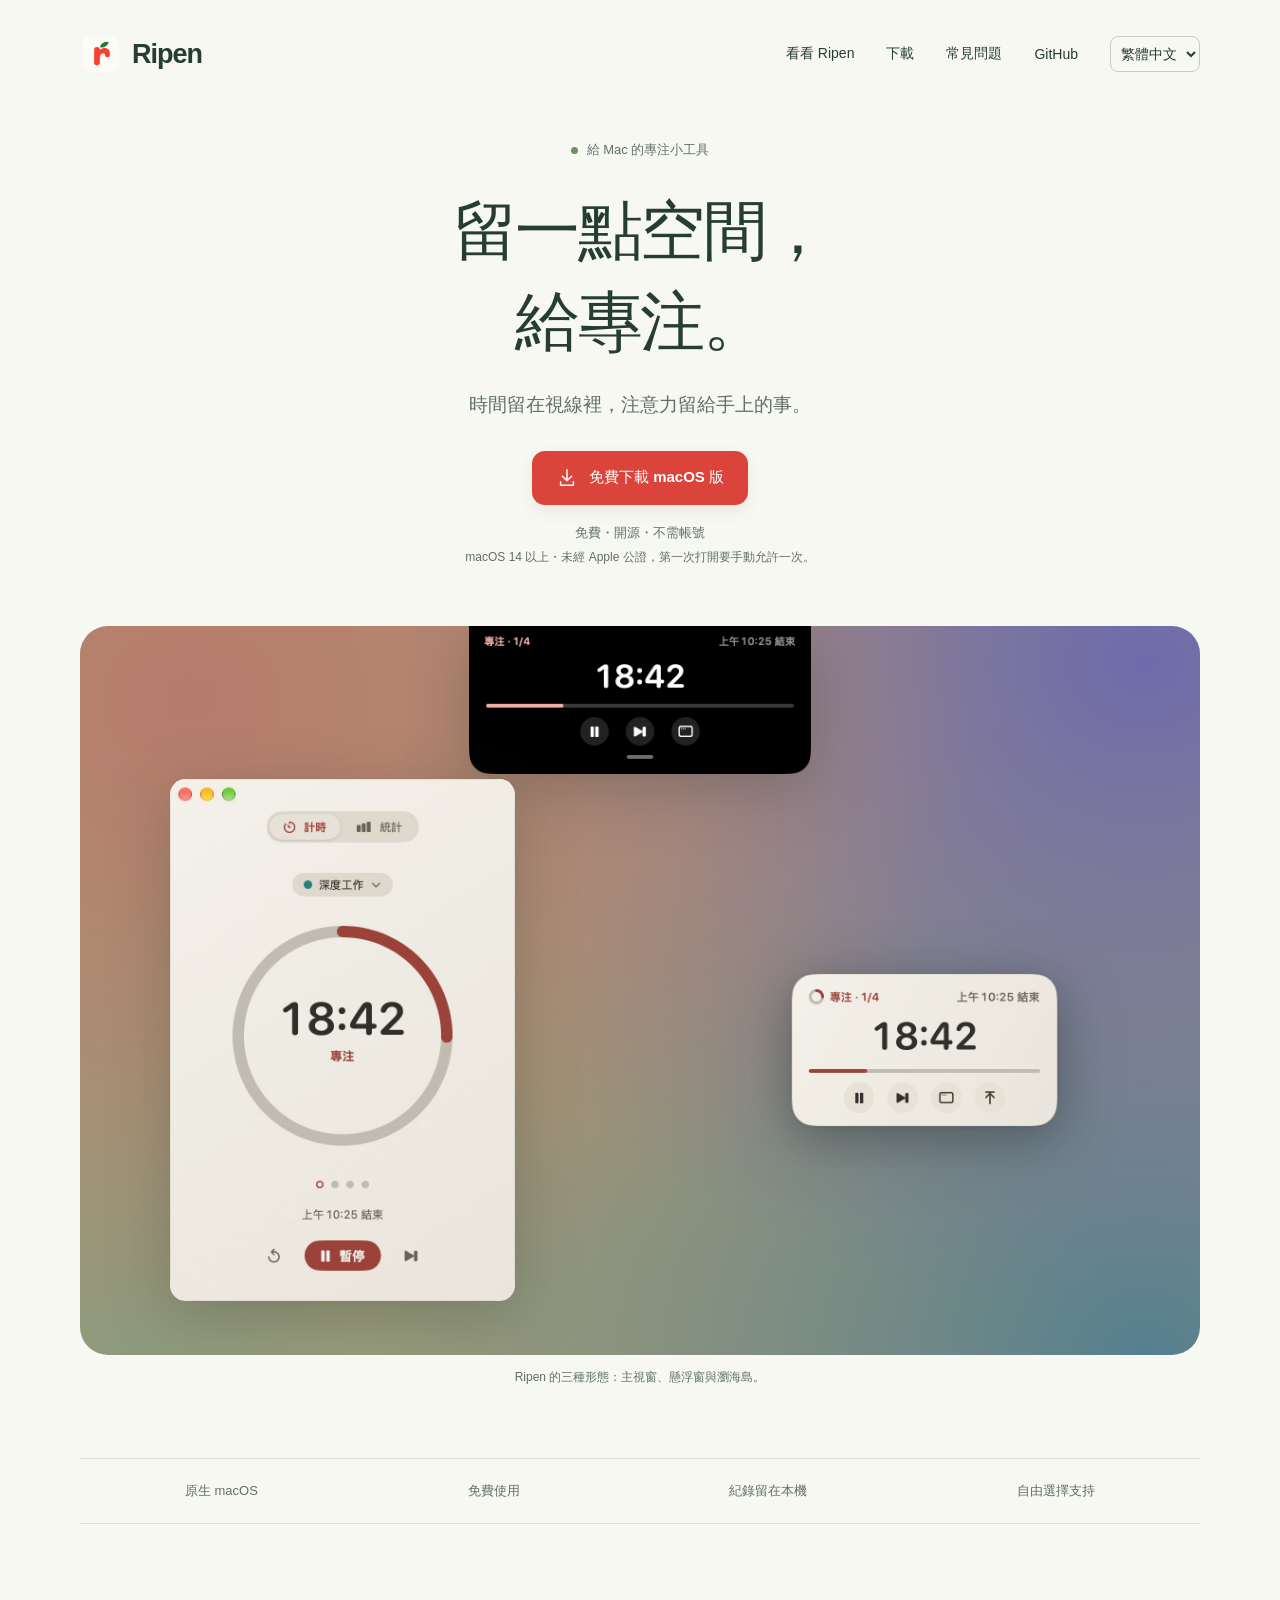
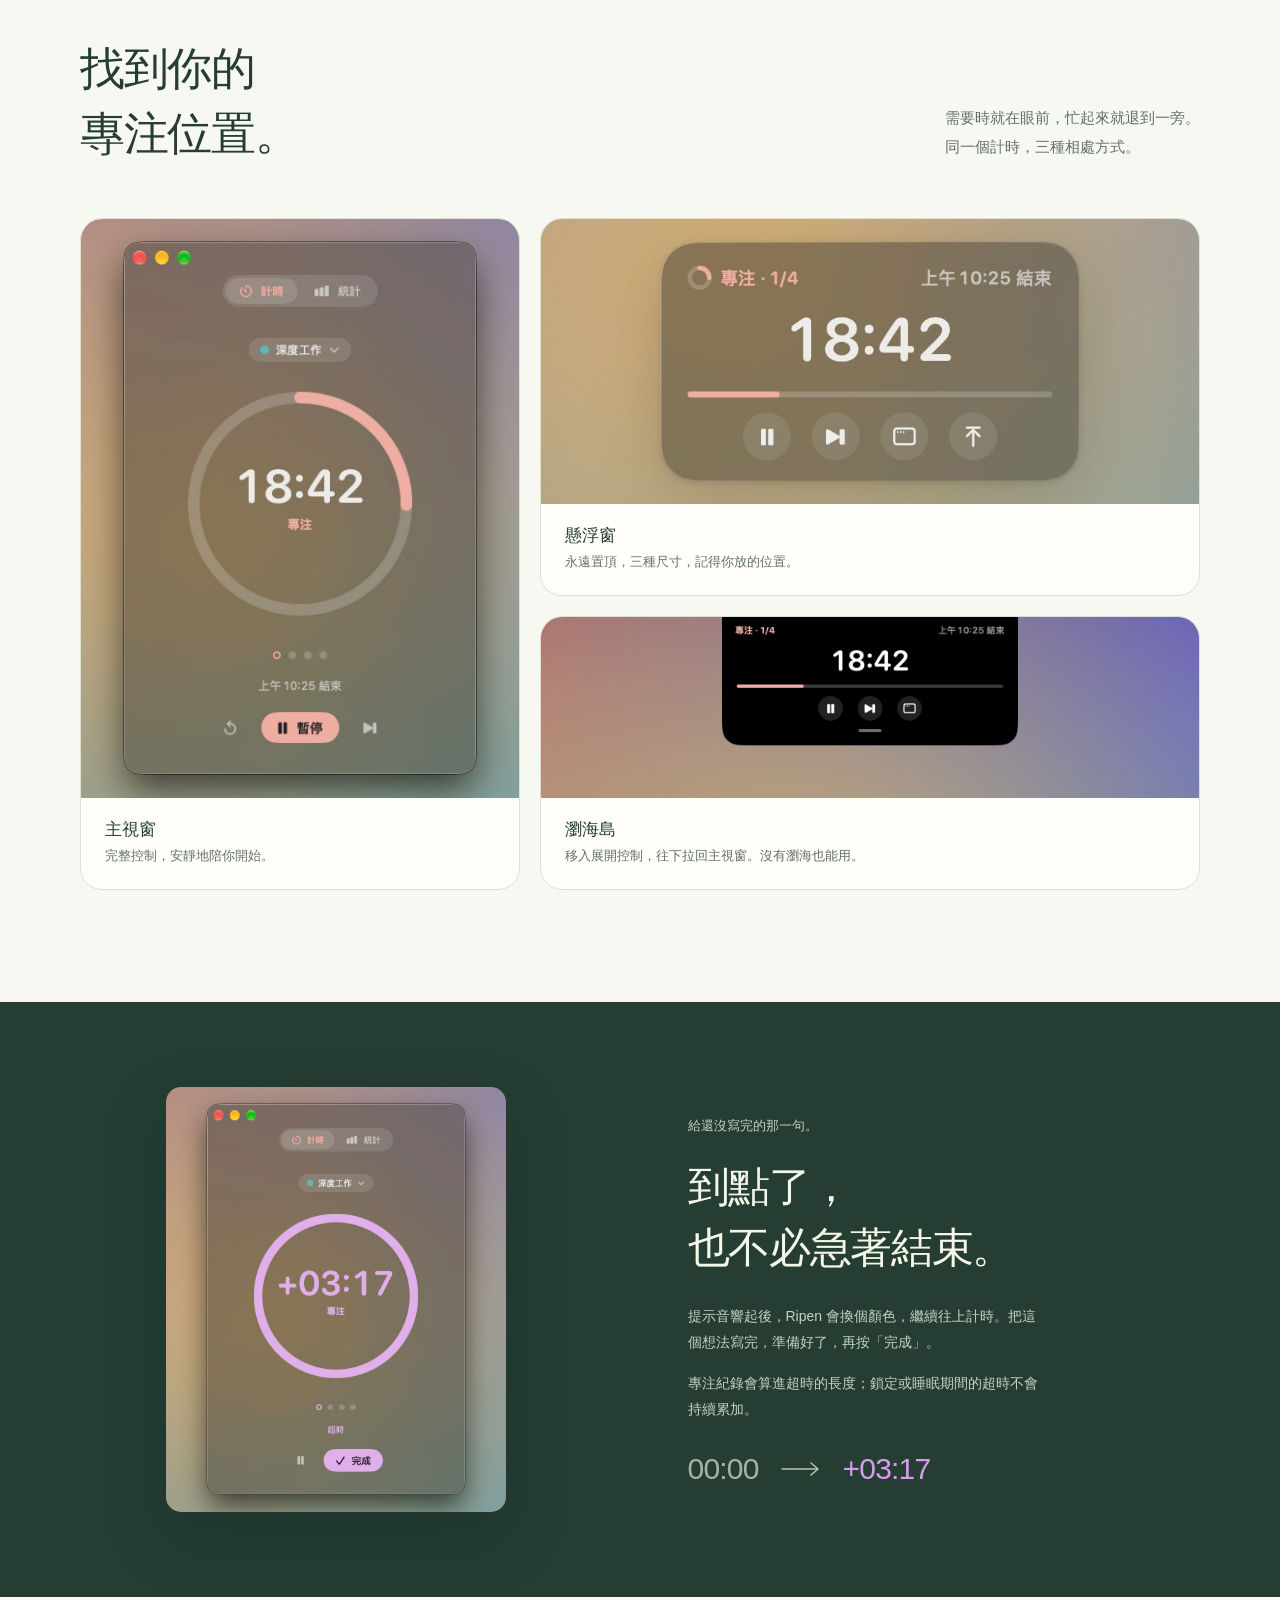
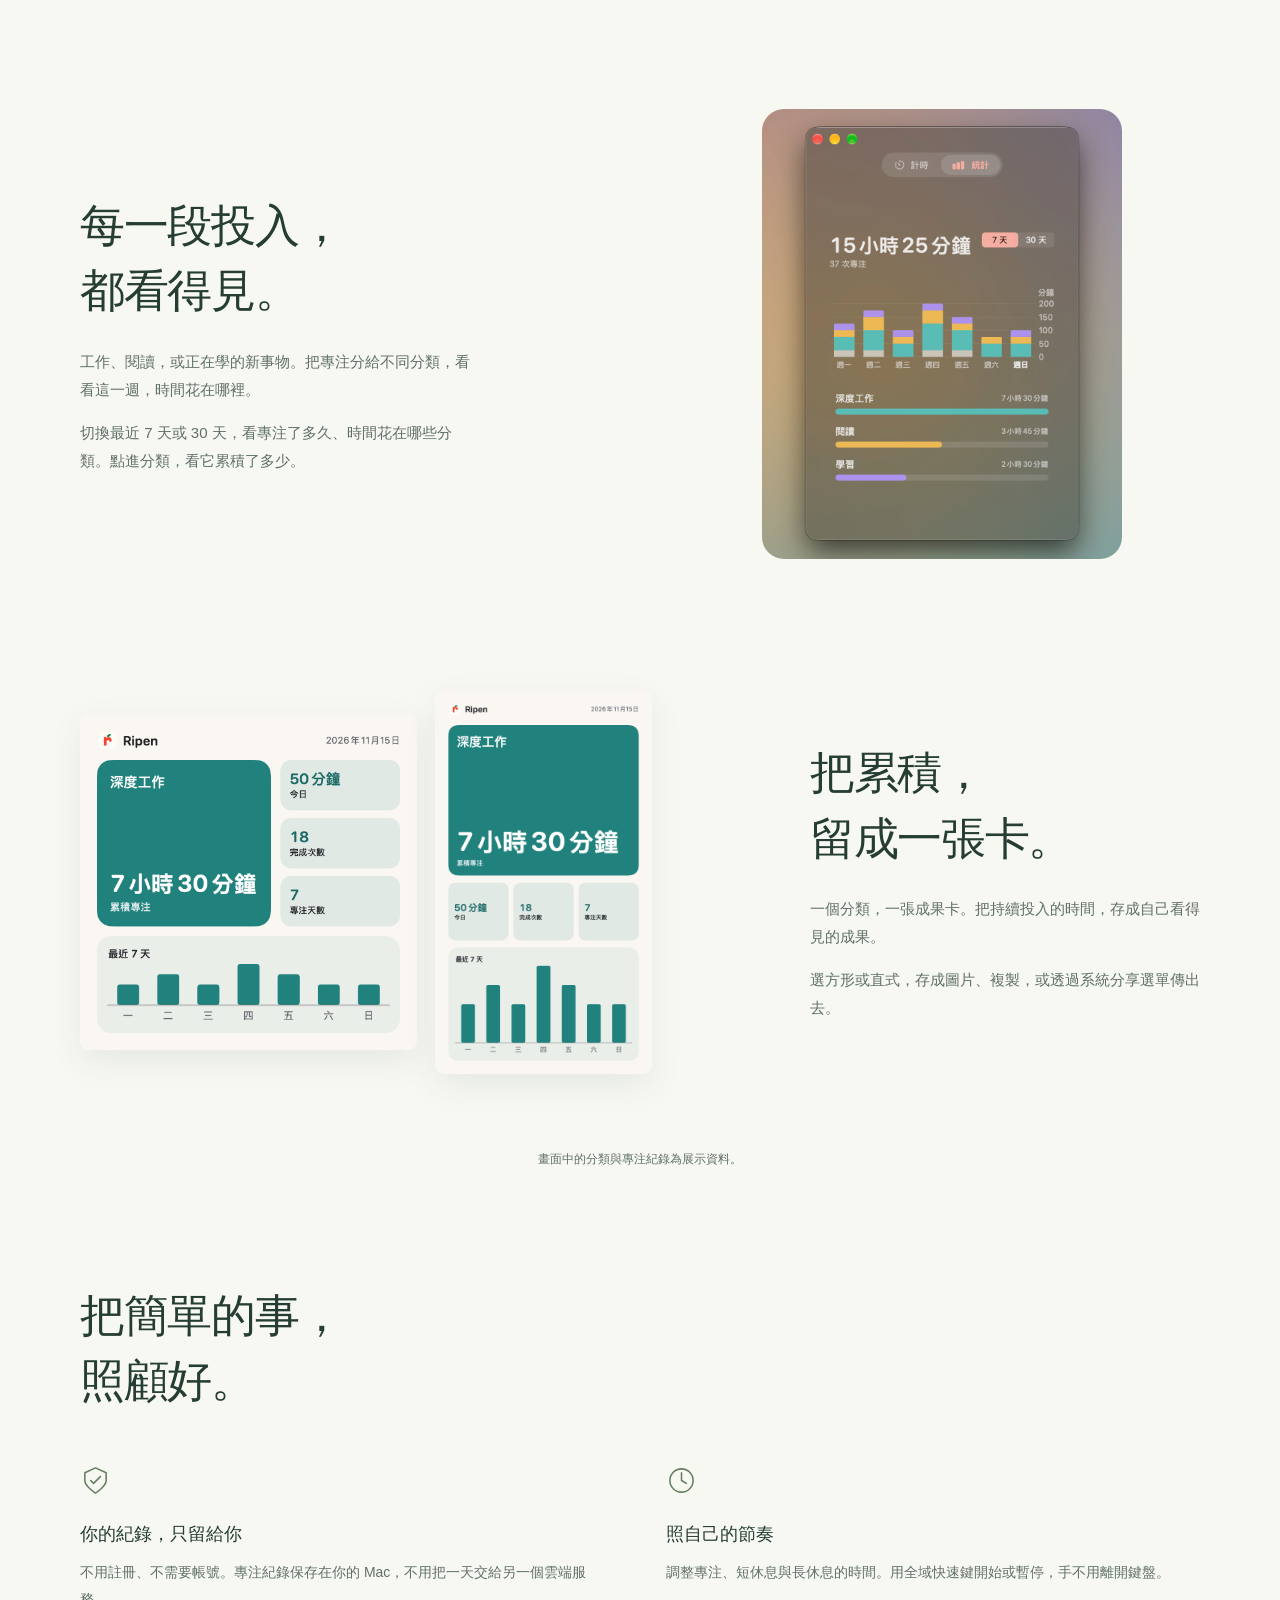
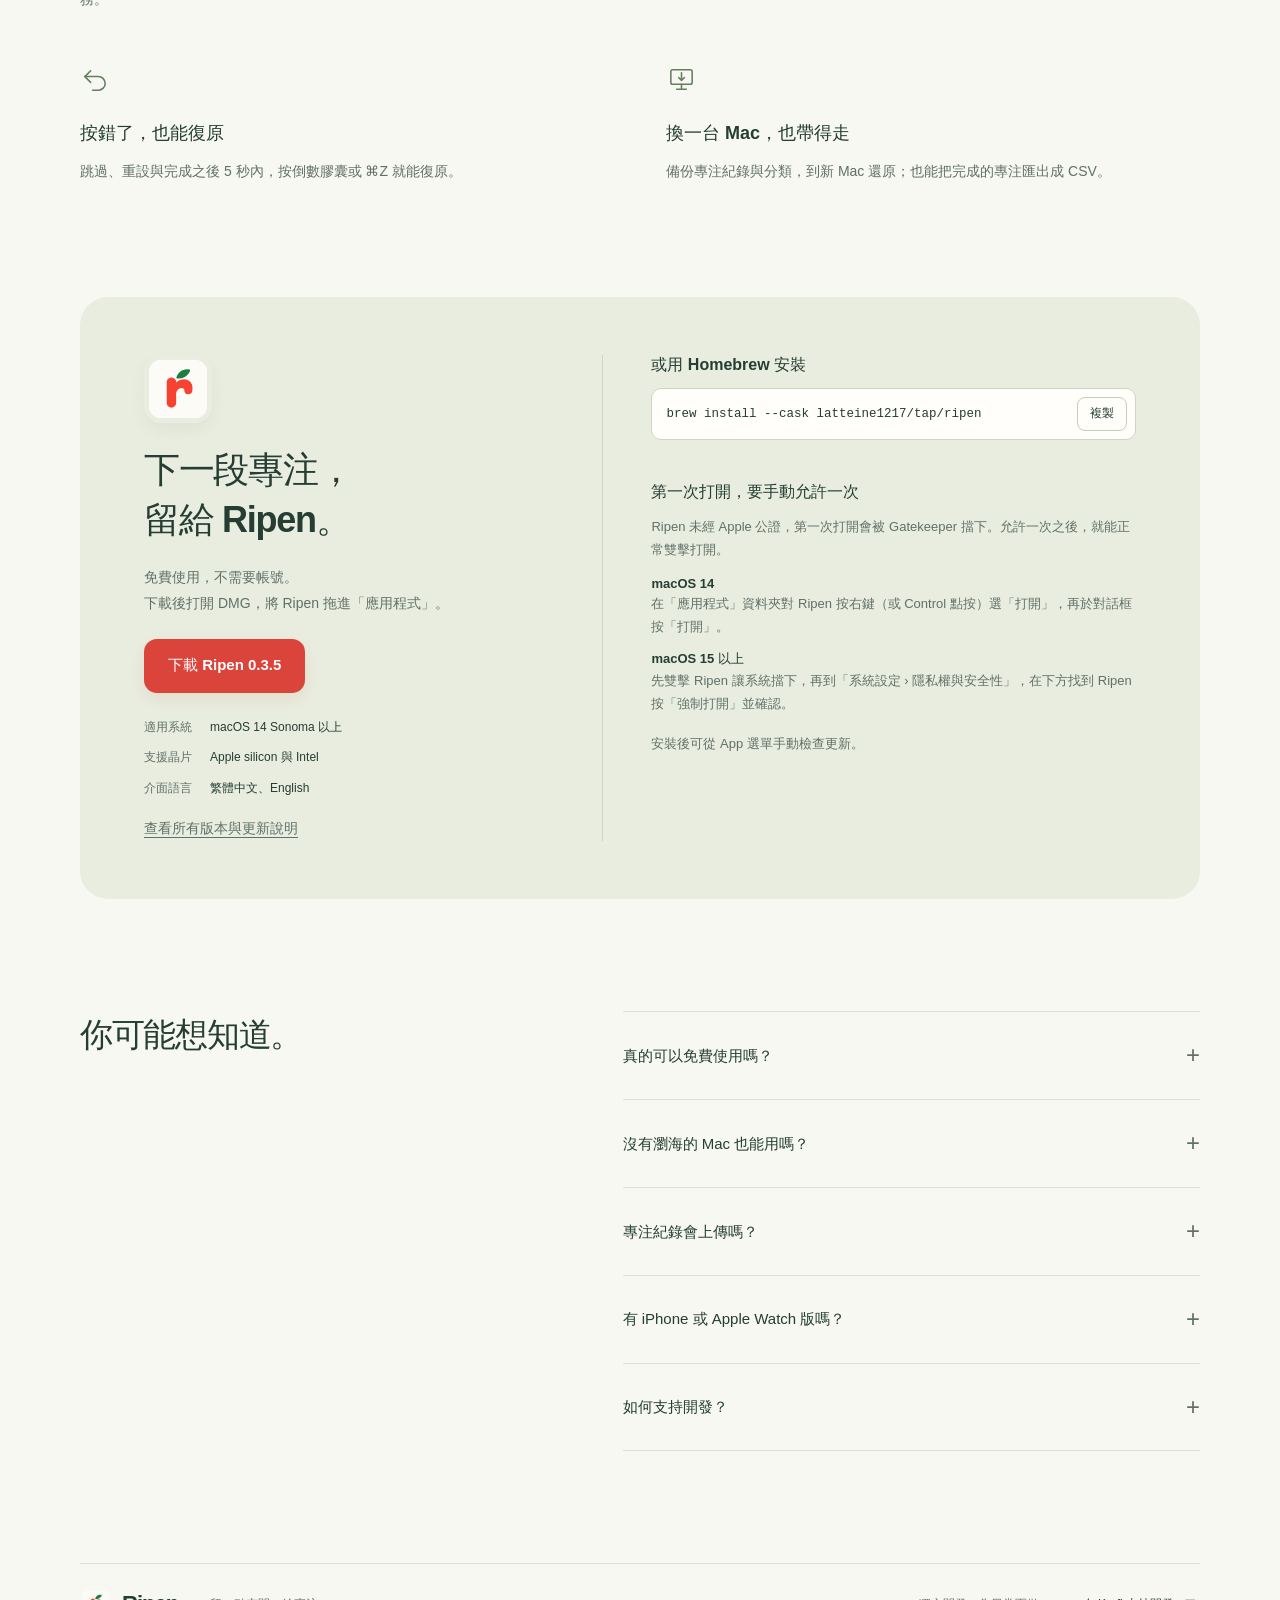
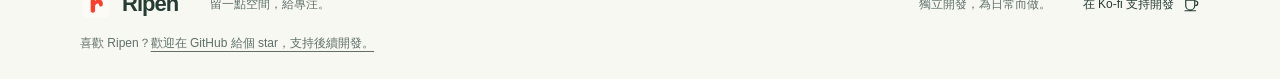
<file: website/index.html>
<!doctype html>
<html lang="zh-Hant">
<head>
  <meta charset="utf-8">
  <meta name="viewport" content="width=device-width, initial-scale=1">
  <meta name="theme-color" content="#f7f8f2">
  <meta name="description" content="Ripen 是原生 macOS 番茄鐘。收進瀏海、拖成懸浮窗，到點後繼續專注。免費使用，不需要帳號，專注紀錄留在你的 Mac。">
  <title>Ripen — 留一點空間，給專注。</title>
  <link rel="icon" type="image/png" href="assets/app-icon.png">
  <link rel="stylesheet" href="styles.css">
  <script src="script.js?v=20261106" defer></script>
</head>
<body>
  <a class="skip-link" href="#main">跳至主要內容</a>
  <header class="site-header wrap">
    <a class="brand" href="#" aria-label="Ripen 首頁"><img src="assets/app-icon.png" alt="" width="42" height="42"><span>Ripen</span></a>
    <nav aria-label="主要導覽">
      <a class="nav-optional" href="#experience">看看 Ripen</a>
      <a class="nav-optional" href="#download">下載</a>
      <a href="#questions">常見問題</a>
      <a href="https://github.com/latteine1217/ripen" target="_blank" rel="noopener noreferrer">GitHub<span class="sr-only">（另開分頁）</span></a>
      <label class="language-picker" hidden><span class="sr-only">語言</span><select id="language-select" aria-label="語言"><option value="zh-Hant" lang="zh-Hant">繁體中文</option><option value="en" lang="en">English</option></select></label>
    </nav>
  </header>

  <main id="main">
    <section class="hero wrap" aria-labelledby="hero-title">
      <div class="hero-copy">
        <p class="availability"><span aria-hidden="true"></span>給 Mac 的專注小工具</p>
        <h1 id="hero-title">留一點空間，<br>給專注。</h1>
        <p class="hero-description">時間留在視線裡，注意力留給手上的事。</p>
        <a class="button button-primary" href="#download"><svg viewBox="0 0 24 24" aria-hidden="true"><path d="M12 3v12m-5-5 5 5 5-5M5 16v4h14v-4"/></svg>免費下載 macOS 版</a>
        <p class="hero-note">免費・開源・不需帳號<br><span>macOS 14 以上・未經 Apple 公證，第一次打開要手動允許一次。</span></p>
      </div>
      <!-- 雙語操作短片沿用靜態畫面備援；播放規則見 docs/development.md。 -->
      <figure class="clip clip-forms" data-video="assets/demos/zh-Hant/forms.mp4?v=20261106-app" data-video-en="assets/demos/en/forms.mp4?v=20261106-app">
        <div class="forms-stage">
          <img class="window-notch" src="assets/window-notch.png" data-src-en="assets/en/window-notch.png" width="720" height="312" alt="展開的瀏海島：顯示 18:42、進度條與控制按鈕" fetchpriority="high">
          <img class="window-main" src="assets/window-main.jpg" data-src-en="assets/en/window-main.jpg" width="728" height="1048" alt="Ripen 主視窗：圓環倒數 18:42，分類為深度工作，可暫停" fetchpriority="high">
          <img class="window-floating" src="assets/window-floating.png" data-src-en="assets/en/window-floating.png" width="736" height="496" alt="懸浮窗：顯示 18:42、進度條與控制按鈕" fetchpriority="high">
        </div>
        <figcaption>Ripen 的三種形態：主視窗、懸浮窗與瀏海島。</figcaption>
      </figure>
    </section>

    <div class="quiet-facts wrap" aria-label="產品特色摘要">
      <span>原生 macOS</span><span>免費使用</span><span>紀錄留在本機</span><span>自由選擇支持</span>
    </div>

    <section class="experience wrap section-space" id="experience" aria-labelledby="experience-title">
      <div class="section-heading">
        <h2 id="experience-title">找到你的<br>專注位置。</h2>
        <p>需要時就在眼前，忙起來就退到一旁。<br>同一個計時，三種相處方式。</p>
      </div>
      <div class="form-grid">
        <article class="form-card form-card-main"><img src="assets/main.jpg" data-src-en="assets/en/main.jpg" alt="玻璃外觀的主視窗：圓環倒數 18:42 與暫停按鈕" width="960" height="1200" loading="lazy"><div><h3>主視窗</h3><p>完整控制，安靜地陪你開始。</p></div></article>
        <article class="form-card form-card-floating"><img src="assets/floating.jpg" data-src-en="assets/en/floating.jpg" alt="玻璃外觀的懸浮窗：顯示時間、進度與操作按鈕" width="880" height="640" loading="lazy"><div><h3>懸浮窗</h3><p>永遠置頂，三種尺寸，記得你放的位置。</p></div></article>
        <article class="form-card"><img src="assets/notch.jpg" data-src-en="assets/en/notch.jpg" alt="滑鼠移入後展開的瀏海島與計時控制" width="1600" height="440" loading="lazy"><div><h3>瀏海島</h3><p>移入展開控制，往下拉回主視窗。沒有瀏海也能用。</p></div></article>
      </div>
    </section>

    <section class="overtime-section" aria-labelledby="overtime-title">
      <div class="overtime-layout wrap">
        <figure class="clip clip-overtime" data-video="assets/demos/zh-Hant/overtime.mp4?v=20261106" data-video-en="assets/demos/en/overtime.mp4?v=20261106"><img src="assets/overtime.jpg" data-src-en="assets/en/overtime.jpg" width="960" height="1200" alt="專注超時：圓環與時間以洋紅色顯示 +03:17，下方是完成按鈕" loading="lazy"></figure>
        <div class="overtime-copy"><p class="small-note">給還沒寫完的那一句。</p><h2 id="overtime-title">到點了，<br>也不必急著結束。</h2><p>提示音響起後，Ripen 會換個顏色，繼續往上計時。把這個想法寫完，準備好了，再按「完成」。</p><p>專注紀錄會算進超時的長度；鎖定或睡眠期間的超時不會持續累加。</p><div class="overtime-example" aria-label="倒數到零後進入超時"><span>00:00</span><svg viewBox="0 0 40 16" aria-hidden="true"><path d="M1 8h36m-7-6 7 6-7 6"/></svg><span>+03:17</span></div></div>
      </div>
    </section>

    <section class="project-gallery wrap section-space" aria-labelledby="projects-title">
      <div class="project-story">
        <div class="story-copy">
          <h2 id="projects-title">每一段投入，<br>都看得見。</h2>
          <p>工作、閱讀，或正在學的新事物。把專注分給不同分類，看看這一週，時間花在哪裡。</p>
          <p>切換最近 7 天或 30 天，看專注了多久、時間花在哪些分類。點進分類，看它累積了多少。</p>
        </div>
        <figure class="clip clip-stats" data-video="assets/demos/zh-Hant/stats.mp4?v=20261106" data-video-en="assets/demos/en/stats.mp4?v=20261106"><img src="assets/stats.jpg" data-src-en="assets/en/stats.jpg" width="960" height="1200" loading="lazy" alt="統計頁：最近 7 天的專注依分類代表色堆疊，下方列出各分類的累積時間；展示資料"></figure>
      </div>
      <div class="recap-story">
        <div class="recap-scene" role="group" aria-label="方形與直式成果卡">
          <img class="recap-square" src="assets/recap-square.png" data-src-en="assets/en/recap-square.png" width="1080" height="1080" loading="lazy" alt="方形成果卡：分類累積時間、今日投入、完成次數、專注天數與最近 7 天；展示資料">
          <img class="recap-portrait" src="assets/recap-portrait.png" data-src-en="assets/en/recap-portrait.png" width="1080" height="1920" loading="lazy" alt="直式成果卡，內容與方形相同；展示資料">
        </div>
        <div class="story-copy">
          <h2>把累積，<br>留成一張卡。</h2>
          <p>一個分類，一張成果卡。把持續投入的時間，存成自己看得見的成果。</p>
          <p>選方形或直式，存成圖片、複製，或透過系統分享選單傳出去。</p>
        </div>
      </div>
      <p class="gallery-note">畫面中的分類與專注紀錄為展示資料。</p>
    </section>

    <section class="details-section wrap" aria-labelledby="details-title">
      <h2 id="details-title">把簡單的事，<br>照顧好。</h2>
      <div class="detail-grid">
        <article><svg class="detail-icon" viewBox="0 0 32 32" aria-hidden="true"><path d="M16 3 5 8v8c0 6 11 13 11 13s11-7 11-13V8L16 3Z"/><path d="m11 16 3 3 7-7"/></svg><h3>你的紀錄，只留給你</h3><p>不用註冊、不需要帳號。專注紀錄保存在你的 Mac，不用把一天交給另一個雲端服務。</p></article>
        <article><svg class="detail-icon" viewBox="0 0 32 32" aria-hidden="true"><circle cx="16" cy="16" r="12"/><path d="M16 8v8l5 3"/></svg><h3>照自己的節奏</h3><p>調整專注、短休息與長休息的時間。用全域快速鍵開始或暫停，手不用離開鍵盤。</p></article>
        <article><svg class="detail-icon" viewBox="0 0 32 32" aria-hidden="true"><path d="M11 7 5 13l6 6"/><path d="M5 13h14a7 7 0 0 1 0 14h-6"/></svg><h3>按錯了，也能復原</h3><p>跳過、重設與完成之後 5 秒內，按倒數膠囊或 ⌘Z 就能復原。</p></article>
        <article><svg class="detail-icon" viewBox="0 0 32 32" aria-hidden="true"><rect x="5" y="6" width="22" height="15" rx="2"/><path d="M11 26h10M16 21v5M16 9v8m-3-3 3 3 3-3"/></svg><h3>換一台 Mac，也帶得走</h3><p>備份專注紀錄與分類，到新 Mac 還原；也能把完成的專注匯出成 CSV。</p></article>
      </div>
    </section>

    <section class="download-section wrap" id="download" aria-labelledby="download-title">
      <div class="download-main">
        <img class="download-icon" src="assets/app-icon.png" alt="" width="80" height="80" loading="lazy">
        <h2 id="download-title">下一段專注，<br>留給 Ripen。</h2>
        <p>免費使用，不需要帳號。<br>下載後打開 DMG，將 Ripen 拖進「應用程式」。</p>
        <a class="button button-primary" href="https://github.com/latteine1217/ripen/releases/download/v0.3.5/Ripen-0.3.5.dmg">下載 Ripen 0.3.5</a>
        <dl><div><dt>適用系統</dt><dd>macOS 14 Sonoma 以上</dd></div><div><dt>支援晶片</dt><dd>Apple silicon 與 Intel</dd></div><div><dt>介面語言</dt><dd>繁體中文、English</dd></div></dl>
        <p class="install-note"><a href="https://github.com/latteine1217/ripen/releases">查看所有版本與更新說明</a></p>
      </div>
      <div class="download-info">
        <h3>或用 Homebrew 安裝</h3>
        <div class="command"><code>brew install --cask latteine1217/tap/ripen</code><button class="copy-button" type="button" aria-label="複製安裝指令">複製</button></div>
        <p class="copy-status" role="status"></p>
        <h3>第一次打開，要手動允許一次</h3>
        <p>Ripen 未經 Apple 公證，第一次打開會被 Gatekeeper 擋下。允許一次之後，就能正常雙擊打開。</p>
        <dl class="open-steps"><div><dt>macOS 14</dt><dd>在「應用程式」資料夾對 Ripen 按右鍵（或 Control 點按）選「打開」，再於對話框按「打開」。</dd></div><div><dt>macOS 15 以上</dt><dd>先雙擊 Ripen 讓系統擋下，再到「系統設定 › 隱私權與安全性」，在下方找到 Ripen 按「強制打開」並確認。</dd></div></dl>
        <p class="install-note">安裝後可從 App 選單手動檢查更新。</p>
      </div>
    </section>

    <section class="faq-section wrap section-space" id="questions" aria-labelledby="faq-title">
      <h2 id="faq-title">你可能想知道。</h2>
      <div class="faq-list">
        <details><summary>真的可以免費使用嗎？</summary><p>可以。目前 Mac 版免費使用，沒有試用倒數，也不用先付款。Ko-fi 是自願支持，不會影響你使用 App。</p></details>
        <details><summary>沒有瀏海的 Mac 也能用嗎？</summary><p>可以。瀏海島會顯示在螢幕頂端中央；你也可以使用主視窗或置頂懸浮窗。</p></details>
        <details><summary>專注紀錄會上傳嗎？</summary><p>不會，紀錄保存在你的 Mac。目前沒有跨裝置同步。App 只有在你按「檢查更新」時才會連網查詢與下載版本。</p></details>
        <details><summary>有 iPhone 或 Apple Watch 版嗎？</summary><p>目前只有 Mac 版，手機與手錶版尚未提供。</p></details>
        <details><summary>如何支持開發？</summary><p>如果 Ripen 讓你的工作日順了一點，可以透過 <a href="https://ko-fi.com/latteine1217" target="_blank" rel="noopener noreferrer">Ko-fi 自願支持<span class="sr-only">（另開分頁）</span></a>。不支持也能完整使用目前的免費版本。</p></details>
      </div>
    </section>
  </main>

  <footer class="site-footer wrap"><a class="brand" href="#" aria-label="回到 Ripen 首頁"><img src="assets/app-icon.png" alt="" width="32" height="32"><span>Ripen</span></a><p>留一點空間，給專注。</p><span>獨立開發，為日常而做。</span><a class="nav-support" href="https://ko-fi.com/latteine1217" target="_blank" rel="noopener noreferrer">在 Ko-fi 支持開發<span class="sr-only">（另開分頁）</span><svg viewBox="0 0 24 24" aria-hidden="true"><path d="M5 7h12v7a6 6 0 0 1-12 0V7Zm12 1h1a3 3 0 1 1 0 6h-1M4 21h14"/></svg></a><p class="github-support">喜歡 Ripen？<a href="https://github.com/latteine1217/ripen" target="_blank" rel="noopener noreferrer">歡迎在 GitHub 給個 star，支持後續開發。<span class="sr-only">（另開分頁）</span></a></p></footer>
</body>
</html>
</file>
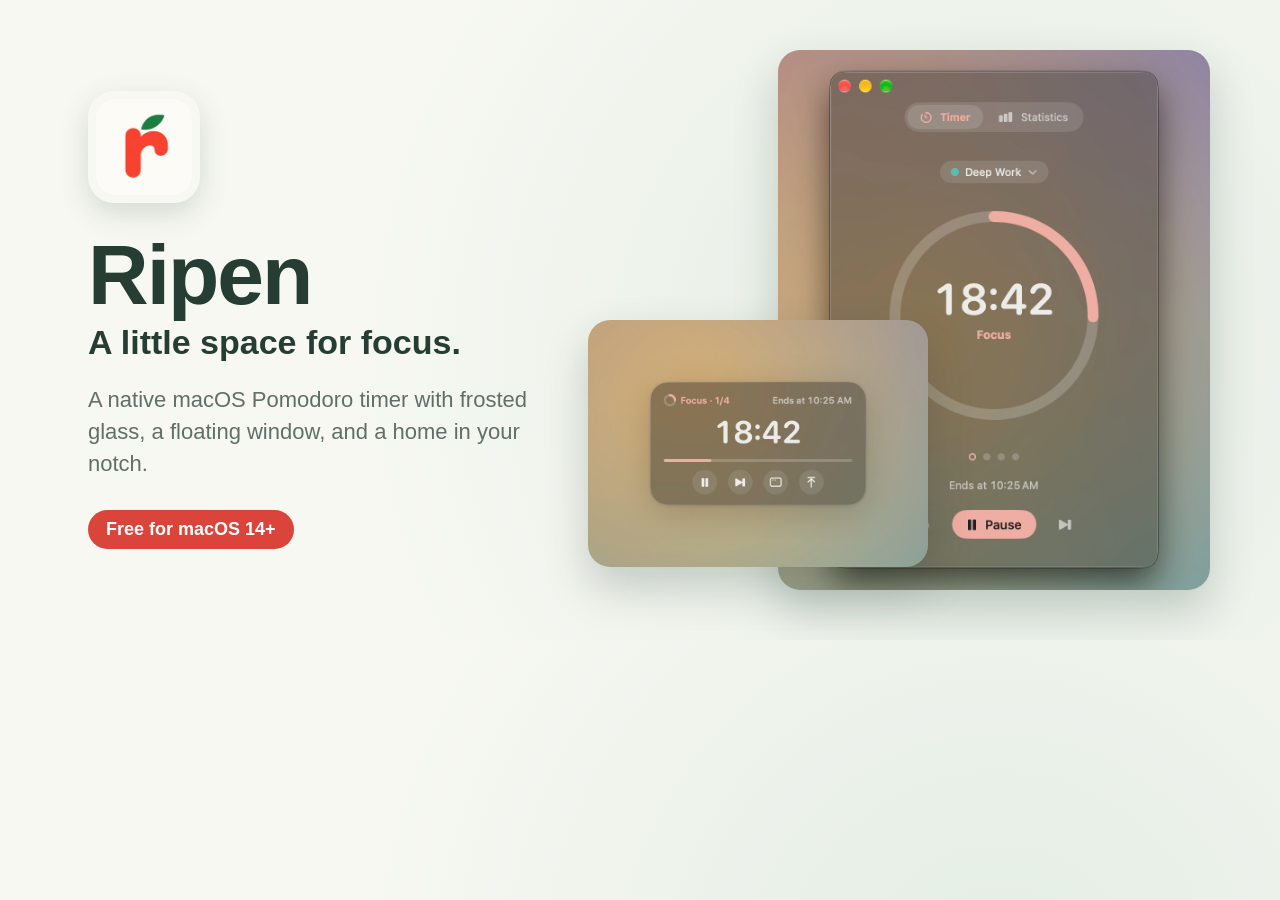
<file: scripts/social-preview.html>
<!doctype html>
<!-- GitHub social preview（1280×640）。重建方式見 docs/development.md「圖標與產品展示」。 -->
<html lang="en">
<head>
<meta charset="utf-8">
<style>
  :root { --paper: #f7f8f2; --ink: #253d33; --muted: #607068; --coral: #da443b; --mint: #bbd9ca; }
  html, body { margin: 0; width: 1280px; height: 640px; overflow: hidden; }
  body {
    background: radial-gradient(circle at 78% 55%, #e3ede4 0, var(--paper) 62%);
    color: var(--ink);
    font-family: -apple-system, BlinkMacSystemFont, "PingFang TC", sans-serif;
    font-synthesis: none;
    display: flex; align-items: center;
  }
  .copy { width: 460px; padding-left: 88px; flex: none; }
  .icon { width: 112px; height: 112px; border-radius: 26px; box-shadow: 0 10px 30px rgba(37, 61, 51, .16); }
  h1 { font-size: 84px; letter-spacing: -2px; margin: 26px 0 6px; line-height: 1; }
  .tagline { font-size: 34px; font-weight: 600; margin: 0 0 22px; }
  .detail { font-size: 22px; line-height: 1.45; color: var(--muted); margin: 0 0 30px; }
  .pill {
    display: inline-block; font-size: 18px; font-weight: 600; color: #fff; background: var(--coral);
    padding: 9px 18px; border-radius: 999px;
  }
  .shots { position: relative; flex: none; width: 820px; height: 640px; }
  .shots img { position: absolute; border-radius: 22px; box-shadow: 0 20px 44px rgba(37, 61, 51, .22); }
  .main { height: 540px; top: 50px; left: 230px; }
  .floating { width: 340px; top: 320px; left: 40px; }
</style>
</head>
<body>
  <div class="copy">
    <img class="icon" src="../docs/images/brand/app-icon.png" alt="">
    <h1>Ripen</h1>
    <p class="tagline">A little space for focus.</p>
    <p class="detail">A native macOS Pomodoro timer with frosted glass, a floating window, and a home in your notch.</p>
    <span class="pill">Free for macOS 14+</span>
  </div>
  <div class="shots">
    <img class="main" src="../docs/images/en/main.jpg" alt="">
    <img class="floating" src="../docs/images/en/floating-medium.jpg" alt="">
  </div>
</body>
</html>
</file>
<file: website/styles.css>
:root{--paper:#f7f8f2;--ink:#253d33;--muted:#607068;--coral:#da443b;--coral-hover:#ba342d;--line:#dce1d5;--green:#e8eddf;--mint:#bbd9ca;--radius:28px;font-family:-apple-system,BlinkMacSystemFont,"PingFang TC","Microsoft JhengHei",sans-serif;color:var(--ink);background:var(--paper);font-synthesis:none;scroll-behavior:smooth;scroll-padding-top:32px}
*{box-sizing:border-box}body{margin:0}a{color:inherit;text-decoration:none}button{font:inherit}img{display:block;max-width:100%;height:auto}svg{width:22px;height:22px;fill:none;stroke:currentColor;stroke-width:1.6;stroke-linecap:round;stroke-linejoin:round;flex:none}button,a,summary{-webkit-tap-highlight-color:transparent}a:focus-visible,button:focus-visible,summary:focus-visible{outline:3px solid var(--coral);outline-offset:5px}figure{margin:0}h1,h2,h3,p{margin:0}p{line-height:1.9}h1,h2,h3{text-wrap:balance}h2{font-size:clamp(30px,3.6vw,45px);line-height:1.45;letter-spacing:-1.3px;font-weight:600}.wrap{width:min(1120px,calc(100% - 96px));margin-inline:auto}.section-space{padding-block:112px}.sr-only{position:absolute;width:1px;height:1px;padding:0;margin:-1px;overflow:hidden;clip-path:inset(50%);white-space:nowrap;border:0}.skip-link{position:fixed;left:20px;top:-100px;background:var(--ink);color:white;padding:12px 20px;z-index:10}.skip-link:focus{top:15px}
.site-header{height:108px;display:flex;align-items:center;justify-content:space-between}.brand{display:inline-flex;align-items:center;gap:10px}.brand img{border-radius:10px}.brand span{font-size:27px;font-weight:650;letter-spacing:-1px}.site-header nav{display:flex;gap:32px;align-items:center;font-size:14px}.site-header nav>a:hover{text-decoration:underline;text-underline-offset:5px}.nav-support{display:flex;align-items:center;gap:8px}.nav-support svg{width:18px;height:18px}

.hero{padding-block:30px 72px;display:grid;gap:56px}.hero-copy{display:flex;flex-direction:column;align-items:center;text-align:center}.availability{display:flex;align-items:center;gap:9px;font-size:13px;color:var(--muted);margin-bottom:22px}.availability>span{width:7px;height:7px;border-radius:50%;background:#718f65}.hero h1{font-size:clamp(42px,5.1vw,66px);font-weight:600;line-height:1.4;letter-spacing:-2.5px}.hero-description{font-size:19px;color:var(--muted);margin:20px 0 28px;line-height:1.85}.button{display:inline-flex;align-items:center;justify-content:center;gap:11px;min-height:54px;padding:15px 24px;border-radius:13px;font-size:15px;font-weight:550;transition:background .15s,transform .15s}.button:hover{transform:translateY(-2px)}.button-primary{background:var(--coral);color:white;box-shadow:0 6px 16px #b3463018}.button-primary:hover{background:var(--coral-hover)}.hero-note{font-size:13px;color:var(--muted);margin-top:16px;line-height:1.9}.hero-note span{font-size:12px}.quiet-facts{border-block:1px solid var(--line);display:flex;justify-content:space-around;padding:23px 0;color:var(--muted);font-size:13px}

/* 影片元件：靜態畫面永遠在底層，影片載入後才蓋上去。 */
.clip{position:relative}.clip video{position:absolute;inset:0;width:100%;height:100%;object-fit:cover;border-radius:inherit;background:#0000;opacity:0;transition:opacity .25s}.clip.is-ready video{opacity:1}.clip-toggle{position:absolute;right:14px;bottom:14px;display:inline-flex;align-items:center;min-height:36px;padding:7px 14px;border:0;border-radius:18px;background:#14231ccc;color:white;font-size:12px;cursor:pointer}.clip-toggle:hover{background:#14231c}.clip-forms figcaption{position:static;margin-top:14px;text-align:center;font-size:12px;color:var(--muted)}.clip-forms video{bottom:auto;aspect-ratio:83/54;height:auto;object-fit:contain;background:var(--paper);border-radius:var(--radius)}.clip-forms .clip-toggle{bottom:auto;top:calc(min(1120px,100vw - 96px)*54/83 - 50px)}
.forms-stage{position:relative;aspect-ratio:83/54;overflow:hidden;border-radius:var(--radius);background:radial-gradient(70% 90% at 10% 10%,#b67c6c,#b67c6c00),radial-gradient(70% 90% at 95% 5%,#6d6bab,#6d6bab00),radial-gradient(70% 90% at 95% 100%,#55808f,#55808f00),radial-gradient(70% 90% at 5% 100%,#8d9a7e,#8d9a7e00),#b39d72}.forms-stage img{position:absolute;filter:drop-shadow(0 14px 30px #1d2a2340)}.window-notch{width:30.5%;left:34.75%;top:0}.window-main{width:30.8%;left:8%;top:21%;border-radius:4.4%/3.05%}.window-floating{width:31.2%;right:9%;top:42%;border-radius:calc(var(--radius)*.8)}

.section-heading{display:flex;align-items:flex-end;justify-content:space-between;gap:30px;margin-bottom:52px}.section-heading p{color:var(--muted);font-size:15px;margin-bottom:5px}
.form-grid{display:grid;grid-template-columns:440px minmax(0,1fr);gap:20px}.form-card{display:flex;flex-direction:column;border-radius:22px;overflow:hidden;background:#fffefa;border:1px solid var(--line)}.form-card-main{grid-row:span 2}.form-card img{width:100%;flex:1 0 auto;height:auto;object-fit:cover}.form-card-main img{aspect-ratio:4/5}.form-card-floating img{flex-basis:285px;height:285px}.form-card>div{padding:20px 24px 22px}.form-card h3{font-size:17px;font-weight:600;margin-bottom:4px}.form-card p{font-size:13px;color:var(--muted);line-height:1.7}

.overtime-section{background:var(--ink);color:#f4f6e8}.overtime-layout{display:grid;grid-template-columns:1fr 1fr;align-items:center;gap:95px;padding-block:85px;overflow:hidden}.clip-overtime{width:340px;justify-self:center;border-radius:15px;box-shadow:0 24px 60px #0c201c40}.clip-overtime img{border-radius:15px}.small-note{font-size:13px;color:#c5d3bd;margin-bottom:18px}.overtime-copy h2{font-size:clamp(30px,3.3vw,43px);margin-bottom:24px}.overtime-copy>p:not(.small-note){font-size:14px;color:#c6d2c6;margin-top:14px;max-width:360px}.overtime-example{display:flex;align-items:center;gap:22px;font-variant-numeric:tabular-nums;margin-top:29px;font-size:30px;letter-spacing:-.8px}.overtime-example>span:first-child{color:#a4b3a5}.overtime-example>span:last-child{color:#d39de9}.overtime-example svg{width:40px;height:16px;color:#b5c3b1}

.project-story,.recap-story{display:grid;grid-template-columns:minmax(0,1fr) minmax(0,1fr);align-items:center;gap:88px}.story-copy{max-width:390px}.story-copy h2{margin-bottom:24px}.story-copy p{font-size:15px;color:var(--muted);margin-top:14px}.clip-stats{width:360px;justify-self:center;border-radius:22px}.clip-stats img{border-radius:22px}.recap-story{grid-template-columns:minmax(0,1.2fr) minmax(0,1fr);gap:72px;margin-top:100px}.recap-story .story-copy{justify-self:end}.recap-scene{display:flex;align-items:center;gap:18px;padding:30px 0;min-width:0}.recap-scene img{min-width:0;border-radius:9px;box-shadow:0 12px 32px #253d3314}.recap-square{width:59%}.recap-portrait{width:calc(41% - 18px)}.gallery-note{margin-top:44px;text-align:center;font-size:12px;color:var(--muted)}

.details-section{padding-bottom:112px}.details-section h2{margin-bottom:52px}.detail-grid{display:grid;grid-template-columns:repeat(2,1fr);gap:52px}.detail-icon{width:31px;height:31px;margin-bottom:22px;color:#647e5f}.detail-grid h3{font-size:18px;font-weight:600;margin-bottom:13px}.detail-grid p{color:var(--muted);font-size:14px}

.download-section{padding:58px 64px;background:#e9eddf;border-radius:var(--radius);display:grid;grid-template-columns:minmax(0,.85fr) minmax(0,1.15fr);gap:64px;scroll-margin-top:28px}.download-icon{width:68px;height:68px;border-radius:17px;box-shadow:0 7px 15px #35442e0d;margin-bottom:22px}.download-section h2{font-size:36px;line-height:1.4;margin-bottom:18px}.download-main>p{color:var(--muted);font-size:14px;margin-bottom:22px}.download-main dl{margin:24px 0 18px;font-size:12px}.download-main dl>div{display:flex;gap:18px;margin-top:10px;line-height:1.7}.download-main dt{color:var(--muted);flex:none}dd{margin:0}.download-main .install-note a{text-decoration:underline;text-underline-offset:4px}.install-note{font-size:12px;color:var(--muted);line-height:1.8}.download-main>.install-note{margin:0}
.download-info{border-left:1px solid #ced6c3;padding-left:48px}.download-info h3{font-size:16px;font-weight:600;margin-bottom:12px}.download-info>p{font-size:13px;color:var(--muted);line-height:1.8}.command{display:flex;align-items:center;gap:10px;padding:8px 8px 8px 14px;background:#fffefa;border:1px solid #ced6c3;border-radius:10px}.command code{flex:1;min-width:0;overflow-x:auto;scrollbar-width:none;white-space:nowrap;font:12.5px ui-monospace,SFMono-Regular,Menlo,monospace}.copy-button{flex:none;min-height:34px;padding:5px 12px;border:1px solid #c4cfba;border-radius:8px;background:transparent;color:var(--ink);font-size:12px;cursor:pointer}.copy-button:hover{background:var(--green)}.download-info>.copy-status{min-height:30px;font-size:12px;line-height:30px;color:var(--muted);margin-bottom:12px}.open-steps{margin:14px 0 16px;font-size:13px}.open-steps>div{margin-top:12px}.open-steps dt{font-weight:600;margin-bottom:2px}.open-steps dd{color:var(--muted);line-height:1.75}

.faq-section{display:grid;grid-template-columns:.9fr 1.1fr;gap:70px}.faq-section h2{font-size:33px}.faq-list details{border-bottom:1px solid var(--line)}.faq-list details:first-child{border-top:1px solid var(--line)}summary{list-style:none;cursor:pointer;display:flex;justify-content:space-between;align-items:center;gap:18px;padding:23px 0;font-size:15px;line-height:1.7}summary::-webkit-details-marker{display:none}summary:after{content:"+";font-size:24px;font-weight:300;color:var(--muted)}details[open] summary:after{content:"−"}.faq-list details p{font-size:14px;color:var(--muted);padding-bottom:24px;max-width:450px}.faq-list details a{text-decoration:underline;text-underline-offset:4px}
.site-footer{display:flex;align-items:center;gap:32px;border-top:1px solid var(--line);min-height:100px;font-size:12px}.site-footer .brand span{font-size:22px}.site-footer p,.site-footer>span{color:var(--muted);font-size:12px}.site-footer>span{margin-left:auto}.site-footer .nav-support:hover{text-decoration:underline;text-underline-offset:4px}

.site-footer{flex-wrap:wrap;padding-block:24px;gap:12px 32px}.site-footer .github-support{flex-basis:100%}.github-support a{text-decoration:underline;text-underline-offset:4px}.site-header nav{flex-wrap:wrap;justify-content:flex-end}.site-header{gap:12px}

.language-picker:not([hidden]){display:inline-flex;align-items:center}.language-picker select{font:inherit;color:var(--ink);background:transparent;border:1px solid #c4cfba;border-radius:8px;padding:8px 6px;cursor:pointer;max-width:125px}.language-picker select:focus-visible{outline:3px solid var(--coral);outline-offset:5px}

@media(max-width:960px){.wrap{width:calc(100% - 56px)}.hero h1{font-size:47px}.clip-forms .clip-toggle{top:calc((100vw - 56px)*54/83 - 50px)}.form-grid{grid-template-columns:minmax(0,5fr) minmax(0,6fr)}.overtime-layout{gap:45px}.clip-overtime{width:min(100%,320px)}.detail-grid{gap:26px}.download-section{padding:42px;gap:32px}.download-info{padding-left:28px}.faq-section{gap:36px}.section-space{padding-block:86px}.details-section{padding-bottom:86px}.project-story{gap:40px}.recap-story{gap:40px;margin-top:72px}.clip-stats{width:min(100%,320px)}.story-copy p{font-size:14px}.recap-scene{gap:12px}.recap-portrait{width:calc(41% - 12px)}}
@media(max-width:680px){.wrap{width:calc(100% - 40px)}.site-header{height:auto;min-height:86px;gap:12px;padding-block:18px}.site-header nav{gap:12px;font-size:12px}.nav-optional{display:none}.brand span{font-size:24px}.brand img{width:36px;height:36px}.language-picker select{max-width:110px}.hero{padding-block:14px 40px;gap:32px}.availability{font-size:12px;margin-bottom:16px}.hero h1{font-size:45px;letter-spacing:-2px;line-height:1.45}.hero-description{font-size:16px;margin:14px 0 22px}.hero-note{font-size:12px;margin-top:12px}.hero-note span{font-size:11px}.forms-stage{border-radius:18px}.clip-forms .clip-toggle{top:calc((100vw - 40px)*54/83 - 46px);right:8px}.clip-forms figcaption{font-size:11px}.quiet-facts{display:grid;grid-template-columns:1fr 1fr;gap:17px 10px;text-align:center;font-size:12px;padding-block:22px}.section-space{padding-block:66px}.section-heading{display:block;margin-bottom:30px}.section-heading h2{font-size:32px}.section-heading p{margin-top:19px;font-size:13px}.form-grid{grid-template-columns:1fr}.form-card-main{grid-row:auto}.form-card img{flex:none}.form-card-floating img{height:auto}.overtime-layout{grid-template-columns:1fr;padding-block:58px;gap:39px}.overtime-copy{grid-row:1}.overtime-copy h2{font-size:33px}.overtime-copy>p:not(.small-note){max-width:none}.overtime-example{font-size:28px}.project-story,.recap-story{grid-template-columns:1fr;gap:30px}.story-copy{max-width:none}.story-copy h2{font-size:32px;margin-bottom:20px}.recap-story{margin-top:64px}.recap-story .story-copy{grid-row:1;justify-self:stretch}.recap-scene{padding:8px 0 18px;max-width:440px;width:100%;margin-inline:auto}.gallery-note{margin-top:24px;font-size:11px}.detail-grid{grid-template-columns:1fr;gap:32px}.details-section{padding-bottom:66px}.details-section h2{font-size:32px;margin-bottom:35px}.detail-grid article{display:grid;grid-template-columns:37px 1fr;gap:8px 16px}.detail-icon{grid-row:1/3;margin:0;width:28px;height:28px}.detail-grid h3{font-size:17px;margin:0;align-self:center}.detail-grid p{font-size:13px;grid-column:2}.download-section{grid-template-columns:minmax(0,1fr);padding:30px 22px;gap:28px;border-radius:22px}.download-section h2{font-size:32px}.download-info{border-left:0;border-top:1px solid #ced6c3;padding:27px 0 0}.faq-section{grid-template-columns:1fr;gap:30px}.faq-section h2{font-size:30px}summary{font-size:14px;padding-block:21px}.faq-list details p{font-size:13px}.site-footer{gap:12px 16px;flex-wrap:wrap;padding-block:24px;min-height:0}.site-footer .brand img{width:29px;height:29px}.site-footer>span{margin-left:0;width:100%}html[lang="en"] .hero h1{font-size:42px}}
@media(prefers-reduced-motion:reduce){:root{scroll-behavior:auto}.button{transition:none}.button:hover{transform:none}.clip video{transition:none}}
</file>
